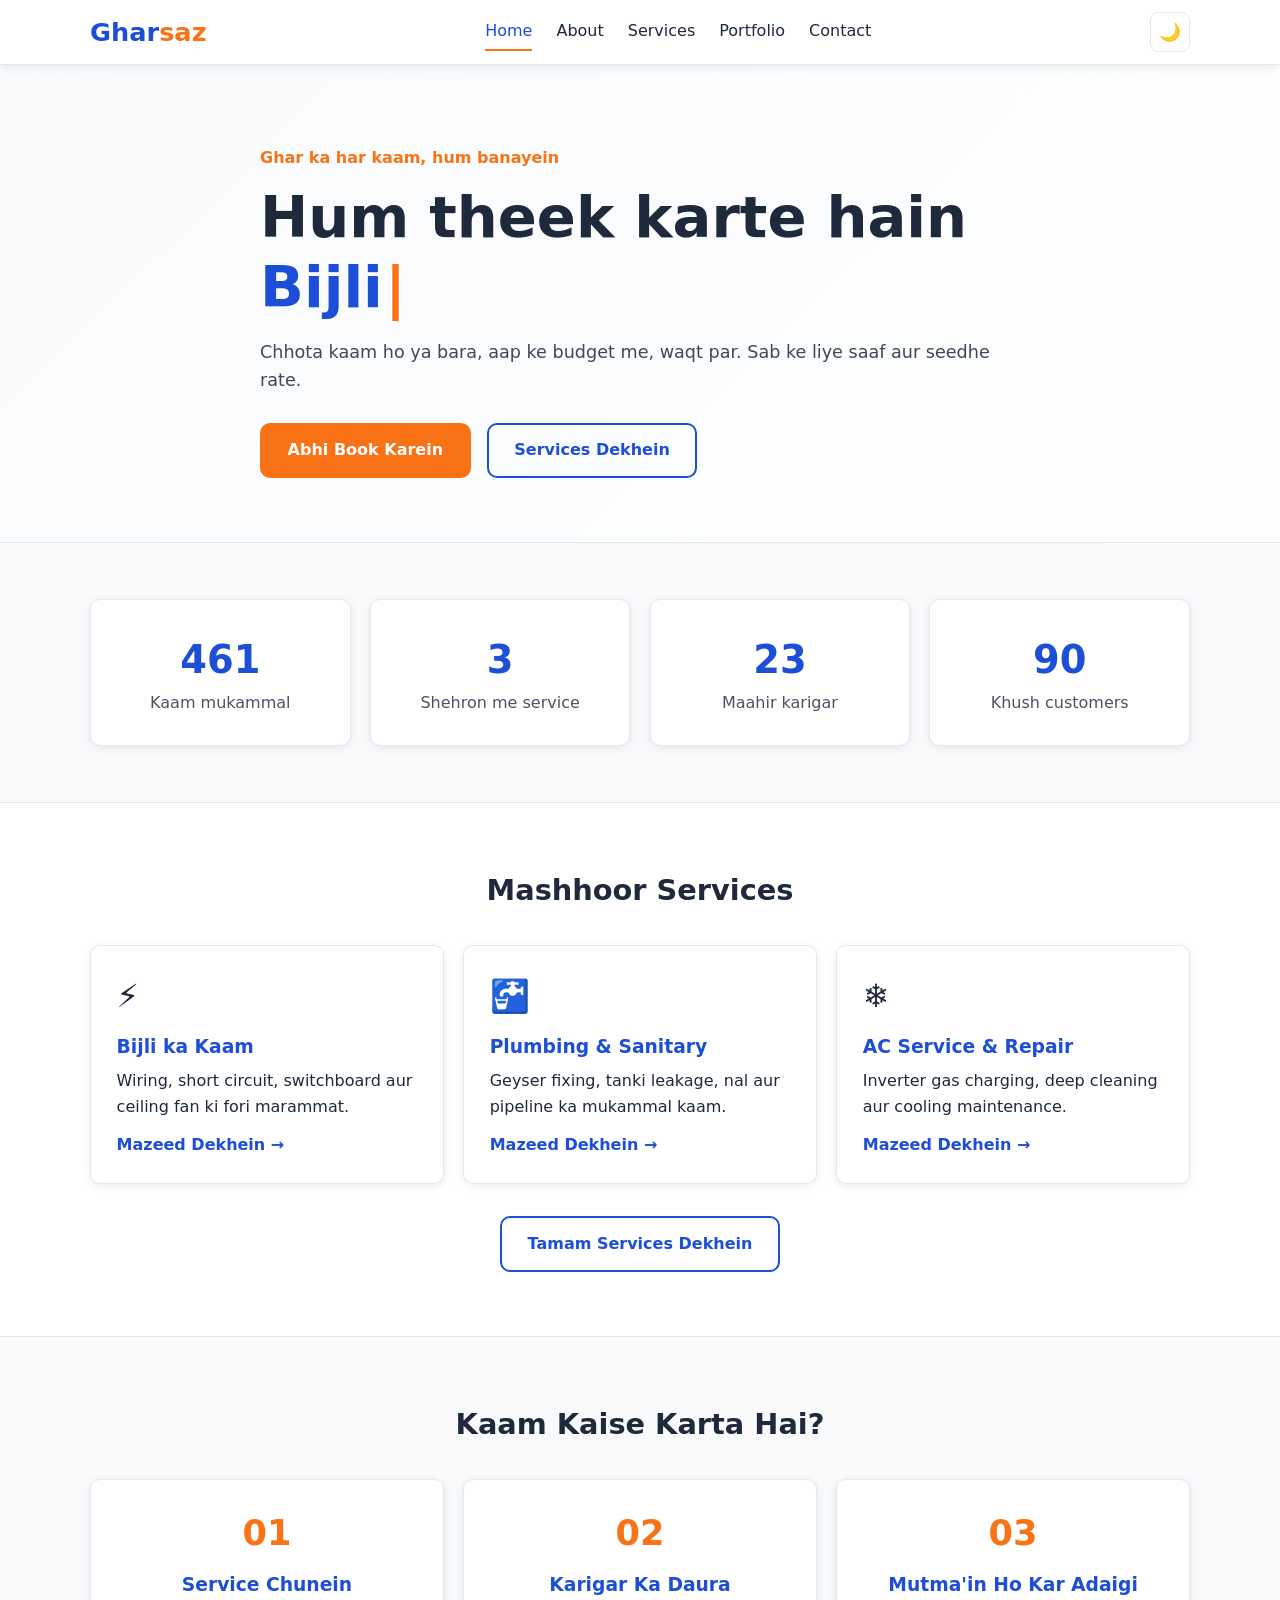
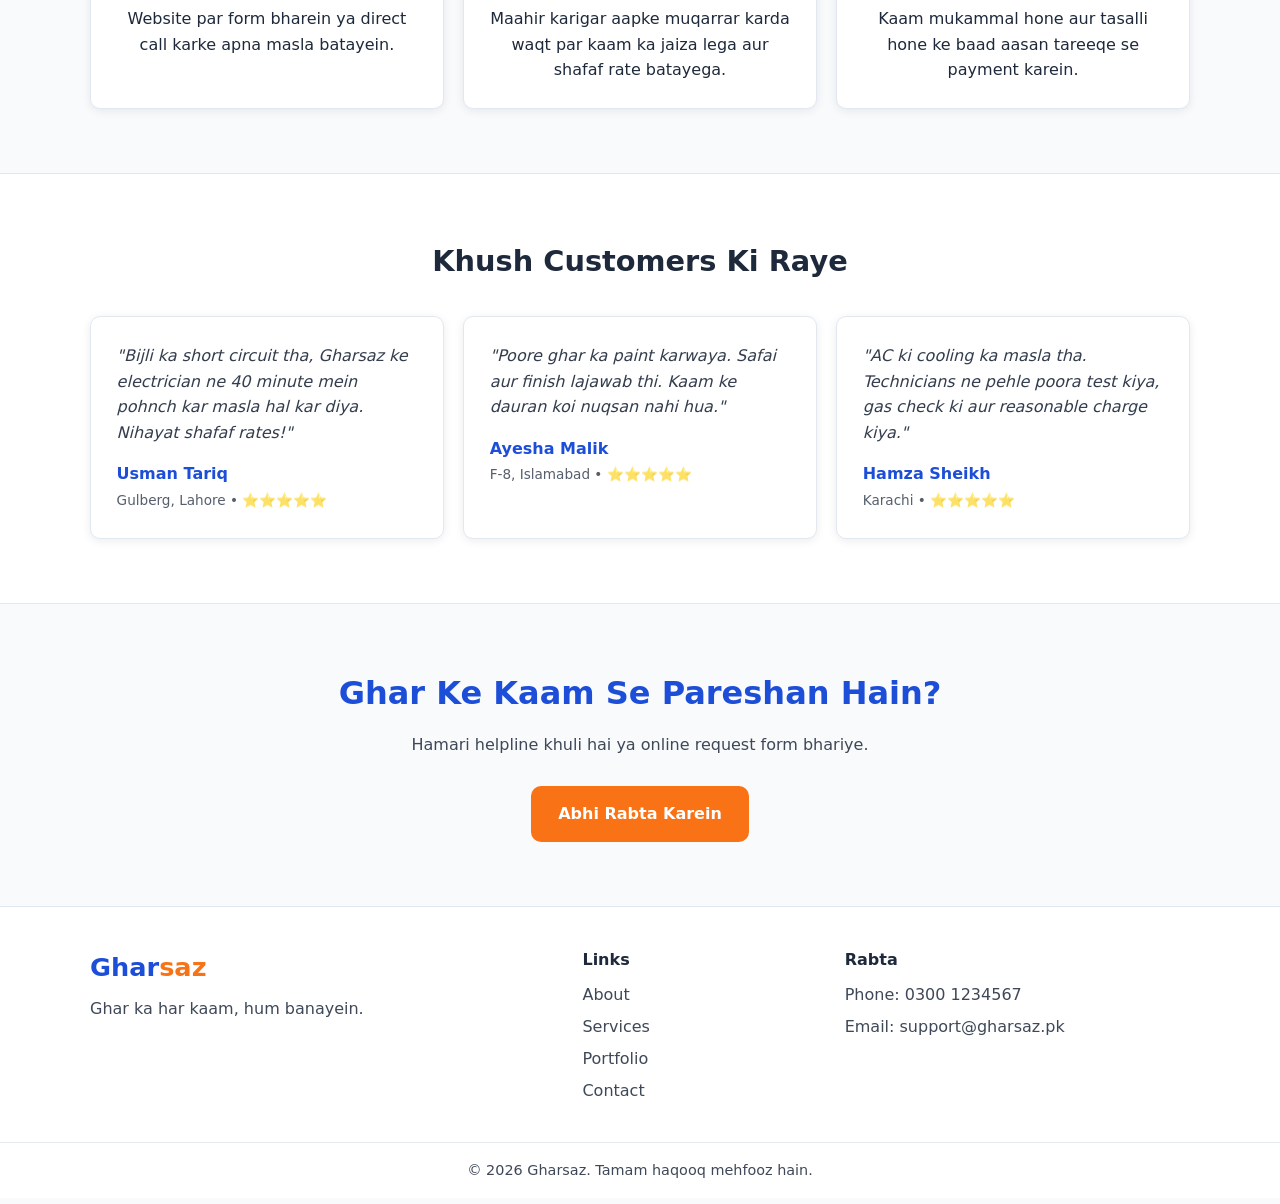
<file: index.html>
<!doctype html>
<html lang="en">
  <head>
    <meta charset="UTF-8" />
    <meta name="viewport" content="width=device-width, initial-scale=1.0" />
    <meta
      name="description"
      content="Gharsaz - Ghar ki har maintenance service ke liye qabil-e-aitimad karigar. Bijli, Plumbing, AC, Paint aur Safai."
    />
    <link
      rel="icon"
      href="data:image/svg+xml,<svg xmlns=%22http://www.w3.org/2000/svg%22 viewBox=%220 0 100 100%22><text y=%22.9em%22 font-size=%2290%22>🏠</text></svg>"
    />
    <title>Gharsaz | Ghar ka har kaam, hum banayein</title>
    <script>
      try {
        const t = localStorage.getItem("theme");
        if (t) document.documentElement.setAttribute("data-theme", t);
      } catch (e) {}
    </script>
    <link rel="stylesheet" href="css/style.css" />
  </head>
  <body>
    <header class="navbar">
      <div class="container nav-inner">
        <a href="index.html" class="logo">Ghar<span>saz</span></a>

        <nav id="nav-menu" class="nav-links">
          <a href="index.html" class="active">Home</a>
          <a href="about.html">About</a>
          <a href="services.html">Services</a>
          <a href="portfolio.html">Portfolio</a>
          <a href="contact.html">Contact</a>
        </nav>

        <div class="nav-actions">
          <button id="theme-toggle" aria-label="Dark mode toggle">🌙</button>
          <button id="menu-toggle" aria-label="Menu" aria-expanded="false">
            ☰
          </button>
        </div>
      </div>
    </header>
    <main>
      <!-- Hero -->
      <section class="hero">
        <div class="container hero-inner">
          <p class="hero-tag">Ghar ka har kaam, hum banayein</p>
          <h1>
            Hum theek karte hain<br />
            <span
              id="typing"
              class="typing"
              data-words='["Bijli","Pani","AC","Safai","Rang o Roghan"]'
            ></span>
          </h1>
          <p class="hero-text">
            Chhota kaam ho ya bara, aap ke budget me, waqt par. Sab ke liye saaf
            aur seedhe rate.
          </p>
          <div class="hero-buttons">
            <a href="contact.html" class="btn btn-accent">Abhi Book Karein</a>
            <a href="services.html" class="btn btn-outline">Services Dekhein</a>
          </div>
        </div>
      </section>

      <!-- Stats -->
      <section class="stats">
        <div class="container stats-grid">
          <div class="stat">
            <span class="stat-number" data-target="500" data-suffix="+">0</span>
            <p>Kaam mukammal</p>
          </div>
          <div class="stat">
            <span class="stat-number" data-target="4">0</span>
            <p>Shehron me service</p>
          </div>
          <div class="stat">
            <span class="stat-number" data-target="25" data-suffix="+">0</span>
            <p>Maahir karigar</p>
          </div>
          <div class="stat">
            <span class="stat-number" data-target="98" data-suffix="%">0</span>
            <p>Khush customers</p>
          </div>
        </div>
      </section>

      <!-- Mashhoor Services Preview -->
      <section class="section section-alt">
        <div class="container">
          <h2 class="section-title">Mashhoor Services</h2>
          <div class="cards-grid">
            <article class="card">
              <div class="card-icon">⚡</div>
              <h3>Bijli ka Kaam</h3>
              <p>
                Wiring, short circuit, switchboard aur ceiling fan ki fori
                marammat.
              </p>
              <a
                href="services.html"
                style="
                  color: var(--primary);
                  font-weight: 600;
                  display: inline-block;
                  margin-top: 0.8rem;
                "
                >Mazeed Dekhein →</a
              >
            </article>

            <article class="card">
              <div class="card-icon">🚰</div>
              <h3>Plumbing & Sanitary</h3>
              <p>
                Geyser fixing, tanki leakage, nal aur pipeline ka mukammal kaam.
              </p>
              <a
                href="services.html"
                style="
                  color: var(--primary);
                  font-weight: 600;
                  display: inline-block;
                  margin-top: 0.8rem;
                "
                >Mazeed Dekhein →</a
              >
            </article>

            <article class="card">
              <div class="card-icon">❄️</div>
              <h3>AC Service & Repair</h3>
              <p>
                Inverter gas charging, deep cleaning aur cooling maintenance.
              </p>
              <a
                href="services.html"
                style="
                  color: var(--primary);
                  font-weight: 600;
                  display: inline-block;
                  margin-top: 0.8rem;
                "
                >Mazeed Dekhein →</a
              >
            </article>
          </div>
          <div style="text-align: center; margin-top: 2rem">
            <a href="services.html" class="btn btn-outline"
              >Tamam Services Dekhein</a
            >
          </div>
        </div>
      </section>

      <!-- Kaam Kaise Karta Hai? (3 Steps) -->
      <section class="section">
        <div class="container">
          <h2 class="section-title">Kaam Kaise Karta Hai?</h2>
          <div class="cards-grid">
            <div class="card" style="text-align: center">
              <div
                style="
                  font-size: 2.2rem;
                  font-weight: 800;
                  color: var(--accent);
                  margin-bottom: 0.5rem;
                "
              >
                01
              </div>
              <h3>Service Chunein</h3>
              <p>
                Website par form bharein ya direct call karke apna masla
                batayein.
              </p>
            </div>

            <div class="card" style="text-align: center">
              <div
                style="
                  font-size: 2.2rem;
                  font-weight: 800;
                  color: var(--accent);
                  margin-bottom: 0.5rem;
                "
              >
                02
              </div>
              <h3>Karigar Ka Daura</h3>
              <p>
                Maahir karigar aapke muqarrar karda waqt par kaam ka jaiza lega
                aur shafaf rate batayega.
              </p>
            </div>

            <div class="card" style="text-align: center">
              <div
                style="
                  font-size: 2.2rem;
                  font-weight: 800;
                  color: var(--accent);
                  margin-bottom: 0.5rem;
                "
              >
                03
              </div>
              <h3>Mutma'in Ho Kar Adaigi</h3>
              <p>
                Kaam mukammal hone aur tasalli hone ke baad aasan tareeqe se
                payment karein.
              </p>
            </div>
          </div>
        </div>
      </section>

      <!-- Khush Customers Ki Raye (Testimonials) -->
      <section class="section section-alt">
        <div class="container">
          <h2 class="section-title">Khush Customers Ki Raye</h2>
          <div class="cards-grid">
            <article class="card">
              <p style="font-style: italic; margin-bottom: 1rem; opacity: 0.9">
                "Bijli ka short circuit tha, Gharsaz ke electrician ne 40 minute
                mein pohnch kar masla hal kar diya. Nihayat shafaf rates!"
              </p>
              <h4 style="color: var(--primary); margin-top: 0.5rem">
                Usman Tariq
              </h4>
              <span style="font-size: 0.85rem; opacity: 0.75"
                >Gulberg, Lahore • ⭐⭐⭐⭐⭐</span
              >
            </article>

            <article class="card">
              <p style="font-style: italic; margin-bottom: 1rem; opacity: 0.9">
                "Poore ghar ka paint karwaya. Safai aur finish lajawab thi. Kaam
                ke dauran koi nuqsan nahi hua."
              </p>
              <h4 style="color: var(--primary); margin-top: 0.5rem">
                Ayesha Malik
              </h4>
              <span style="font-size: 0.85rem; opacity: 0.75"
                >F-8, Islamabad • ⭐⭐⭐⭐⭐</span
              >
            </article>

            <article class="card">
              <p style="font-style: italic; margin-bottom: 1rem; opacity: 0.9">
                "AC ki cooling ka masla tha. Technicians ne pehle poora test
                kiya, gas check ki aur reasonable charge kiya."
              </p>
              <h4 style="color: var(--primary); margin-top: 0.5rem">
                Hamza Sheikh
              </h4>
              <span style="font-size: 0.85rem; opacity: 0.75"
                >Karachi • ⭐⭐⭐⭐⭐</span
              >
            </article>
          </div>
        </div>
      </section>

      <!-- Final Call to Action -->
      <section class="section" style="text-align: center">
        <div class="container">
          <h2
            style="
              font-size: 2rem;
              margin-bottom: 0.8rem;
              color: var(--primary);
            "
          >
            Ghar Ke Kaam Se Pareshan Hain?
          </h2>
          <p style="opacity: 0.85; margin-bottom: 1.8rem">
            Hamari helpline khuli hai ya online request form bhariye.
          </p>
          <a href="contact.html" class="btn btn-accent">Abhi Rabta Karein</a>
        </div>
      </section>
    </main>

    <footer class="footer">
      <div class="container footer-grid">
        <div>
          <a href="index.html" class="logo">Ghar<span>saz</span></a>
          <p class="footer-text">Ghar ka har kaam, hum banayein.</p>
        </div>
        <div>
          <h4>Links</h4>
          <a href="about.html">About</a>
          <a href="services.html">Services</a>
          <a href="portfolio.html">Portfolio</a>
          <a href="contact.html">Contact</a>
        </div>
        <div>
          <h4>Rabta</h4>
          <p>Phone: 0300 1234567</p>
          <p>Email: support@gharsaz.pk</p>
        </div>
      </div>
      <p class="copyright">© 2026 Gharsaz. Tamam haqooq mehfooz hain.</p>
    </footer>
    <button id="scroll-top" aria-label="Upar jaayein">↑</button>
    <script src="js/script.js"></script>
  </body>
</html>
</file>
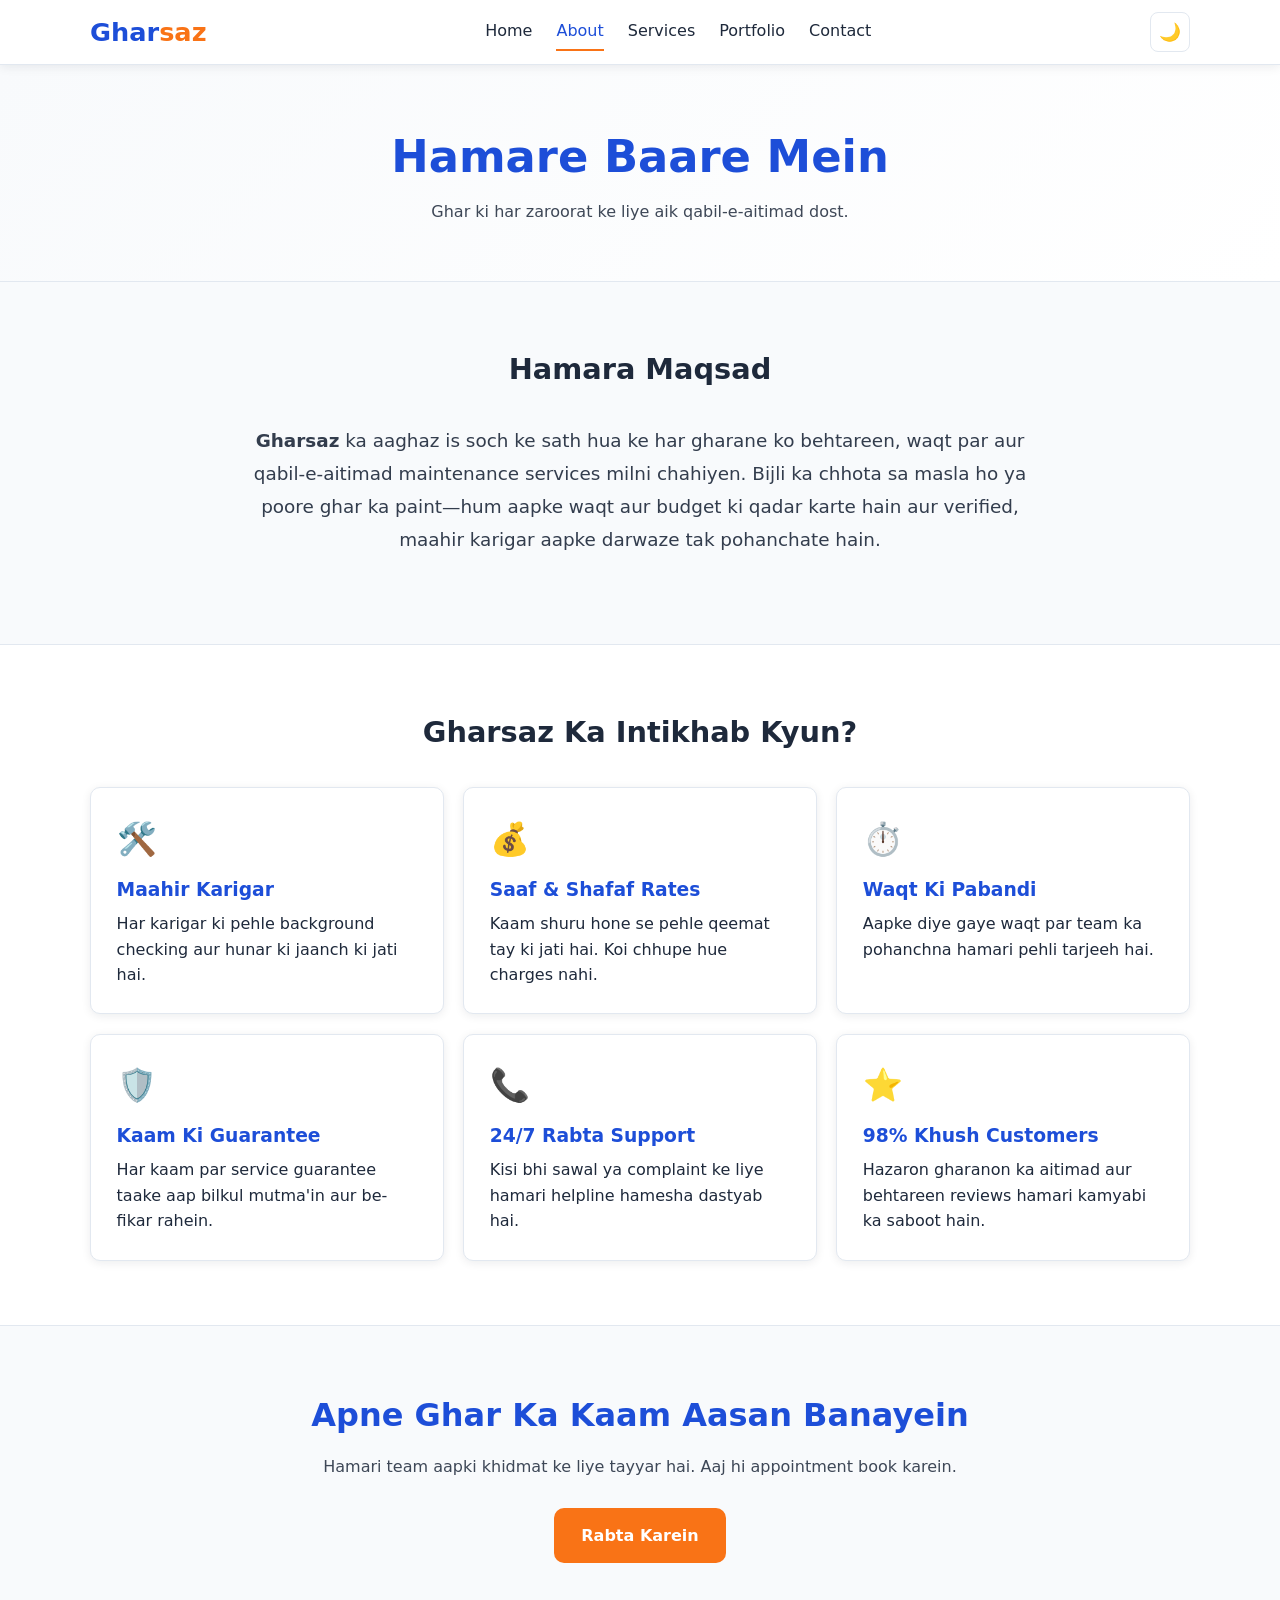
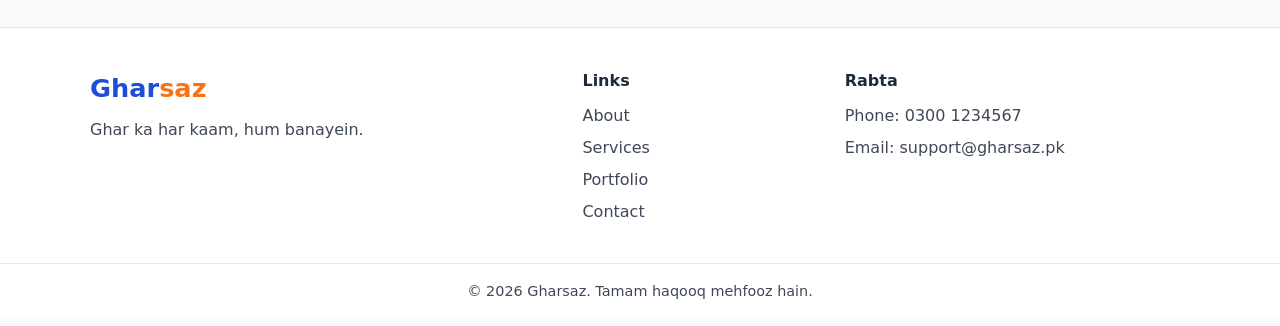
<file: about.html>
<!doctype html>
<html lang="en">
  <head>
    <meta charset="UTF-8" />
    <meta name="viewport" content="width=device-width, initial-scale=1.0" />
    <meta
      name="description"
      content="Gharsaz - Ghar ki har maintenance service ke liye qabil-e-aitimad karigar. Bijli, Plumbing, AC, Paint aur Safai."
    />
    <link
      rel="icon"
      href="data:image/svg+xml,<svg xmlns=%22http://www.w3.org/2000/svg%22 viewBox=%220 0 100 100%22><text y=%22.9em%22 font-size=%2290%22>🏠</text></svg>"
    />
    <title>About Us | Gharsaz</title>
    <script>
      try {
        const t = localStorage.getItem("theme");
        if (t) document.documentElement.setAttribute("data-theme", t);
      } catch (e) {}
    </script>
    <link rel="stylesheet" href="css/style.css" />
  </head>
  <body>
    <!-- Navbar -->
    <header class="navbar">
      <div class="container nav-inner">
        <a href="index.html" class="logo">Ghar<span>saz</span></a>

        <nav id="nav-menu" class="nav-links">
          <a href="index.html">Home</a>
          <a href="about.html" class="active">About</a>
          <a href="services.html">Services</a>
          <a href="portfolio.html">Portfolio</a>
          <a href="contact.html">Contact</a>
        </nav>

        <div class="nav-actions">
          <button id="theme-toggle" aria-label="Dark mode toggle">🌙</button>
          <button id="menu-toggle" aria-label="Menu" aria-expanded="false">
            ☰
          </button>
        </div>
      </div>
    </header>

    <main>
      <!-- Page Header -->
      <section class="page-header">
        <div class="container">
          <h1>Hamare Baare Mein</h1>
          <p>Ghar ki har zaroorat ke liye aik qabil-e-aitimad dost.</p>
        </div>
      </section>

      <!-- Company Story / Mission -->
      <section class="section">
        <div class="container" style="max-width: 800px; text-align: center">
          <h2 class="section-title">Hamara Maqsad</h2>
          <p
            style="
              font-size: 1.15rem;
              opacity: 0.9;
              margin-bottom: 1.5rem;
              line-height: 1.8;
            "
          >
            <strong>Gharsaz</strong> ka aaghaz is soch ke sath hua ke har
            gharane ko behtareen, waqt par aur qabil-e-aitimad maintenance
            services milni chahiyen. Bijli ka chhota sa masla ho ya poore ghar
            ka paint—hum aapke waqt aur budget ki qadar karte hain aur verified,
            maahir karigar aapke darwaze tak pohanchate hain.
          </p>
        </div>
      </section>

      <!-- Why Choose Us / Core Values -->
      <section class="section section-alt">
        <div class="container">
          <h2 class="section-title">Gharsaz Ka Intikhab Kyun?</h2>
          <div class="cards-grid">
            <article class="card">
              <div class="card-icon">🛠️</div>
              <h3>Maahir Karigar</h3>
              <p>
                Har karigar ki pehle background checking aur hunar ki jaanch ki
                jati hai.
              </p>
            </article>

            <article class="card">
              <div class="card-icon">💰</div>
              <h3>Saaf & Shafaf Rates</h3>
              <p>
                Kaam shuru hone se pehle qeemat tay ki jati hai. Koi chhupe hue
                charges nahi.
              </p>
            </article>

            <article class="card">
              <div class="card-icon">⏱️</div>
              <h3>Waqt Ki Pabandi</h3>
              <p>
                Aapke diye gaye waqt par team ka pohanchna hamari pehli tarjeeh
                hai.
              </p>
            </article>

            <article class="card">
              <div class="card-icon">🛡️</div>
              <h3>Kaam Ki Guarantee</h3>
              <p>
                Har kaam par service guarantee taake aap bilkul mutma'in aur
                be-fikar rahein.
              </p>
            </article>

            <article class="card">
              <div class="card-icon">📞</div>
              <h3>24/7 Rabta Support</h3>
              <p>
                Kisi bhi sawal ya complaint ke liye hamari helpline hamesha
                dastyab hai.
              </p>
            </article>

            <article class="card">
              <div class="card-icon">⭐</div>
              <h3>98% Khush Customers</h3>
              <p>
                Hazaron gharanon ka aitimad aur behtareen reviews hamari kamyabi
                ka saboot hain.
              </p>
            </article>
          </div>
        </div>
      </section>

      <!-- CTA Section -->
      <section class="section" style="text-align: center">
        <div class="container">
          <h2
            style="
              font-size: 2rem;
              margin-bottom: 0.8rem;
              color: var(--primary);
            "
          >
            Apne Ghar Ka Kaam Aasan Banayein
          </h2>
          <p style="opacity: 0.85; margin-bottom: 1.8rem">
            Hamari team aapki khidmat ke liye tayyar hai. Aaj hi appointment
            book karein.
          </p>
          <a href="contact.html" class="btn btn-accent">Rabta Karein</a>
        </div>
      </section>
    </main>

    <!-- Footer -->
    <footer class="footer">
      <div class="container footer-grid">
        <div>
          <a href="index.html" class="logo">Ghar<span>saz</span></a>
          <p class="footer-text">Ghar ka har kaam, hum banayein.</p>
        </div>
        <div>
          <h4>Links</h4>
          <a href="about.html">About</a>
          <a href="services.html">Services</a>
          <a href="portfolio.html">Portfolio</a>
          <a href="contact.html">Contact</a>
        </div>
        <div>
          <h4>Rabta</h4>
          <p>Phone: 0300 1234567</p>
          <p>Email: support@gharsaz.pk</p>
        </div>
      </div>
      <p class="copyright">© 2026 Gharsaz. Tamam haqooq mehfooz hain.</p>
    </footer>

    <button id="scroll-top" aria-label="Upar jaayein">↑</button>
    <script src="js/script.js"></script>
  </body>
</html>
</file>
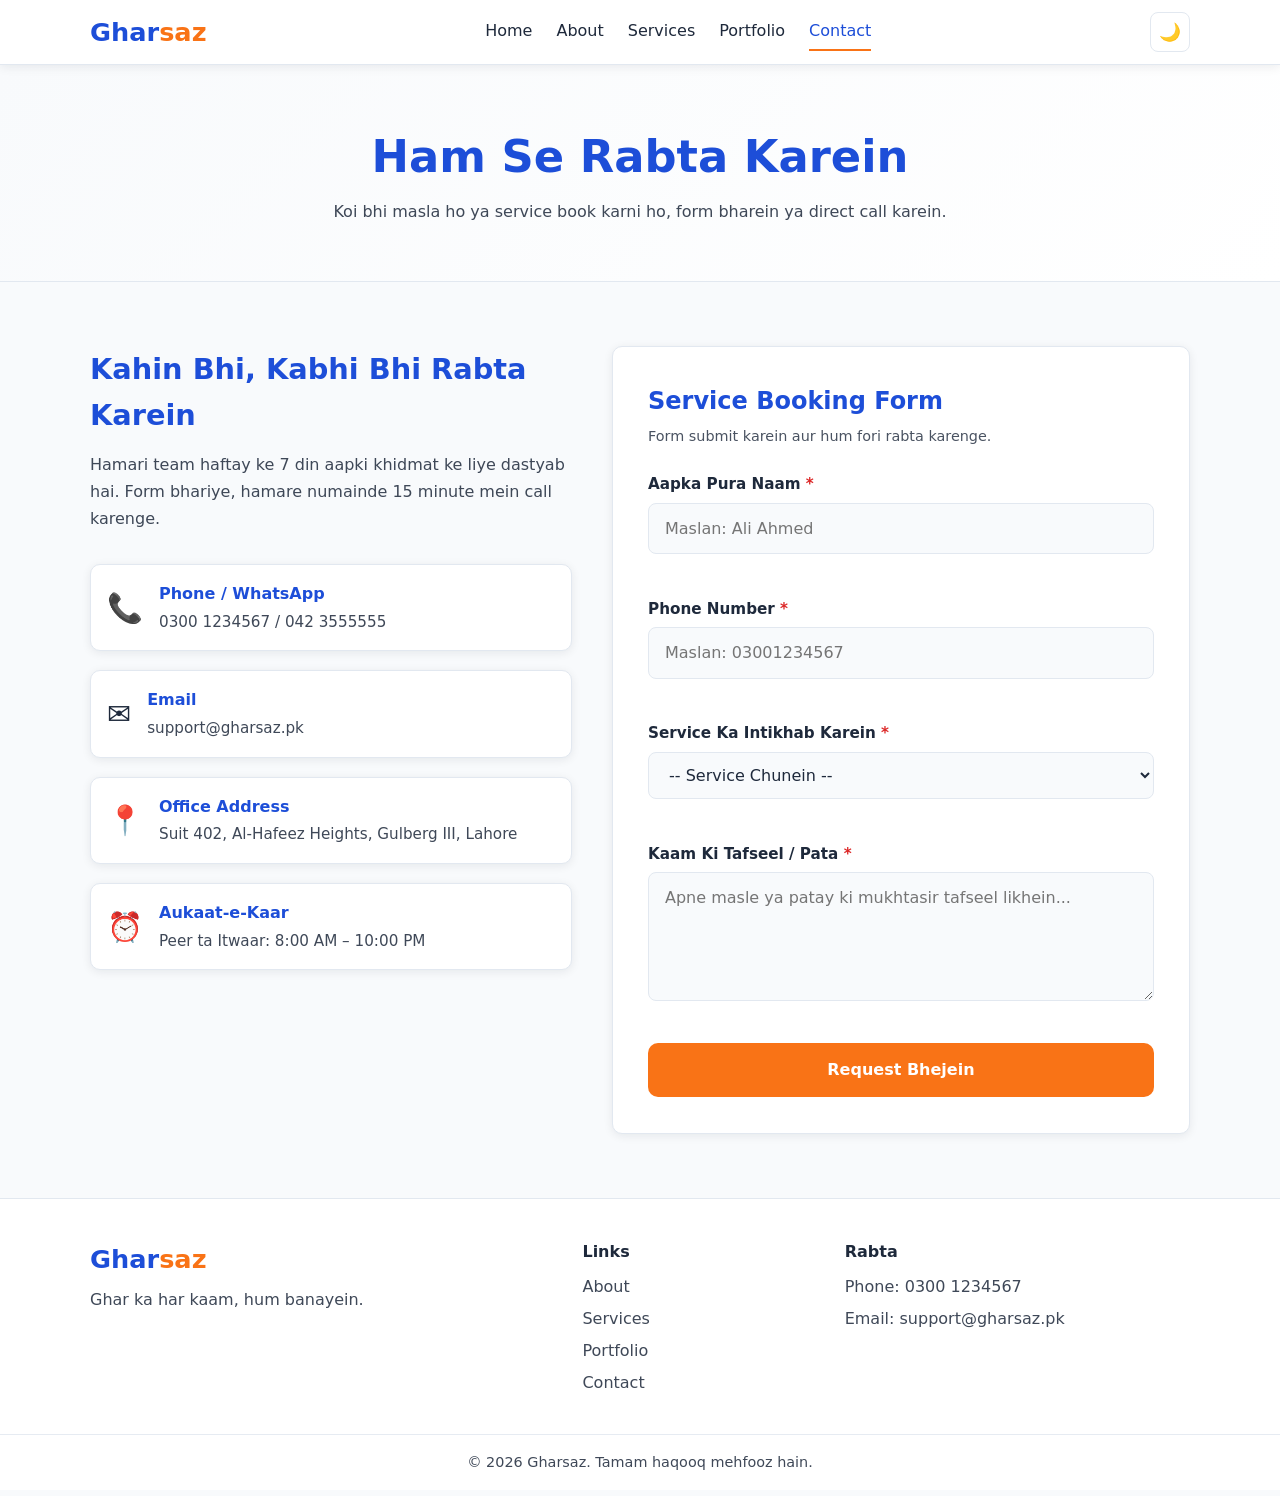
<file: contact.html>
<!doctype html>
<html lang="en">
  <head>
    <meta charset="UTF-8" />
    <meta name="viewport" content="width=device-width, initial-scale=1.0" />
    <meta
      name="description"
      content="Gharsaz - Ghar ki har maintenance service ke liye qabil-e-aitimad karigar. Bijli, Plumbing, AC, Paint aur Safai."
    />
    <link
      rel="icon"
      href="data:image/svg+xml,<svg xmlns=%22http://www.w3.org/2000/svg%22 viewBox=%220 0 100 100%22><text y=%22.9em%22 font-size=%2290%22>🏠</text></svg>"
    />
    <title>Contact Us | Gharsaz</title>
    <script>
      try {
        const t = localStorage.getItem("theme");
        if (t) document.documentElement.setAttribute("data-theme", t);
      } catch (e) {}
    </script>
    <link rel="stylesheet" href="css/style.css" />
  </head>
  <body>
    <!-- Navbar -->
    <header class="navbar">
      <div class="container nav-inner">
        <a href="index.html" class="logo">Ghar<span>saz</span></a>

        <nav id="nav-menu" class="nav-links">
          <a href="index.html">Home</a>
          <a href="about.html">About</a>
          <a href="services.html">Services</a>
          <a href="portfolio.html">Portfolio</a>
          <a href="contact.html" class="active">Contact</a>
        </nav>

        <div class="nav-actions">
          <button id="theme-toggle" aria-label="Dark mode toggle">🌙</button>
          <button id="menu-toggle" aria-label="Menu" aria-expanded="false">
            ☰
          </button>
        </div>
      </div>
    </header>

    <main>
      <!-- Page Header -->
      <section class="page-header">
        <div class="container">
          <h1>Ham Se Rabta Karein</h1>
          <p>
            Koi bhi masla ho ya service book karni ho, form bharein ya direct
            call karein.
          </p>
        </div>
      </section>

      <!-- Contact Section -->
      <section class="section">
        <div class="container contact-grid">
          <!-- Left: Contact Details -->
          <div class="contact-info">
            <h2>Kahin Bhi, Kabhi Bhi Rabta Karein</h2>
            <p class="contact-intro">
              Hamari team haftay ke 7 din aapki khidmat ke liye dastyab hai.
              Form bhariye, hamare numainde 15 minute mein call karenge.
            </p>

            <div class="info-items">
              <div class="info-item">
                <span class="info-icon">📞</span>
                <div>
                  <h4>Phone / WhatsApp</h4>
                  <p>0300 1234567 / 042 3555555</p>
                </div>
              </div>

              <div class="info-item">
                <span class="info-icon">✉️</span>
                <div>
                  <h4>Email</h4>
                  <p>support@gharsaz.pk</p>
                </div>
              </div>

              <div class="info-item">
                <span class="info-icon">📍</span>
                <div>
                  <h4>Office Address</h4>
                  <p>Suit 402, Al-Hafeez Heights, Gulberg III, Lahore</p>
                </div>
              </div>

              <div class="info-item">
                <span class="info-icon">⏰</span>
                <div>
                  <h4>Aukaat-e-Kaar</h4>
                  <p>Peer ta Itwaar: 8:00 AM – 10:00 PM</p>
                </div>
              </div>
            </div>
          </div>

          <!-- Right: Contact Form -->
          <div class="contact-card">
            <h3>Service Booking Form</h3>
            <p class="form-subtitle">
              Form submit karein aur hum fori rabta karenge.
            </p>

            <form id="contact-form" novalidate>
              <!-- Success Banner -->
              <div
                id="form-success"
                class="form-alert success"
                style="display: none"
              >
                ✅ Shukriya! Aapka message daryaft ho gaya hai. Hamari team
                foran rabta karegi.
              </div>

              <!-- Full Name Field -->
              <div class="form-group">
                <label for="name"
                  >Aapka Pura Naam <span class="req">*</span></label
                >
                <input
                  type="text"
                  id="name"
                  name="name"
                  placeholder="Maslan: Ali Ahmed"
                />
                <span class="error-msg" id="name-error"></span>
              </div>

              <!-- Phone Field -->
              <div class="form-group">
                <label for="phone"
                  >Phone Number <span class="req">*</span></label
                >
                <input
                  type="tel"
                  id="phone"
                  name="phone"
                  placeholder="Maslan: 03001234567"
                />
                <span class="error-msg" id="phone-error"></span>
              </div>

              <!-- Service Type Field -->
              <div class="form-group">
                <label for="service"
                  >Service Ka Intikhab Karein <span class="req">*</span></label
                >
                <select id="service" name="service">
                  <option value="">-- Service Chunein --</option>
                  <option value="bijli">Bijli ka Kaam (Electrician)</option>
                  <option value="plumbing">Plumbing (Nal, Tanki, Pipe)</option>
                  <option value="ac">AC Repair & Service</option>
                  <option value="safai">Deep Cleaning (Safai)</option>
                  <option value="paint">Rang o Roghan (Paint)</option>
                  <option value="carpenter">Carpenter (Woodwork)</option>
                </select>
                <span class="error-msg" id="service-error"></span>
              </div>

              <!-- Message Field -->
              <div class="form-group">
                <label for="message"
                  >Kaam Ki Tafseel / Pata <span class="req">*</span></label
                >
                <textarea
                  id="message"
                  name="message"
                  rows="4"
                  placeholder="Apne masle ya patay ki mukhtasir tafseel likhein..."
                ></textarea>
                <span class="error-msg" id="message-error"></span>
              </div>

              <!-- Submit Button -->
              <button type="submit" class="btn btn-accent form-btn">
                Request Bhejein
              </button>
            </form>
          </div>
        </div>
      </section>
    </main>

    <!-- Footer -->
    <footer class="footer">
      <div class="container footer-grid">
        <div>
          <a href="index.html" class="logo">Ghar<span>saz</span></a>
          <p class="footer-text">Ghar ka har kaam, hum banayein.</p>
        </div>
        <div>
          <h4>Links</h4>
          <a href="about.html">About</a>
          <a href="services.html">Services</a>
          <a href="portfolio.html">Portfolio</a>
          <a href="contact.html">Contact</a>
        </div>
        <div>
          <h4>Rabta</h4>
          <p>Phone: 0300 1234567</p>
          <p>Email: support@gharsaz.pk</p>
        </div>
      </div>
      <p class="copyright">© 2026 Gharsaz. Tamam haqooq mehfooz hain.</p>
    </footer>

    <button id="scroll-top" aria-label="Upar jaayein">↑</button>
    <script src="js/script.js"></script>
  </body>
</html>
</file>
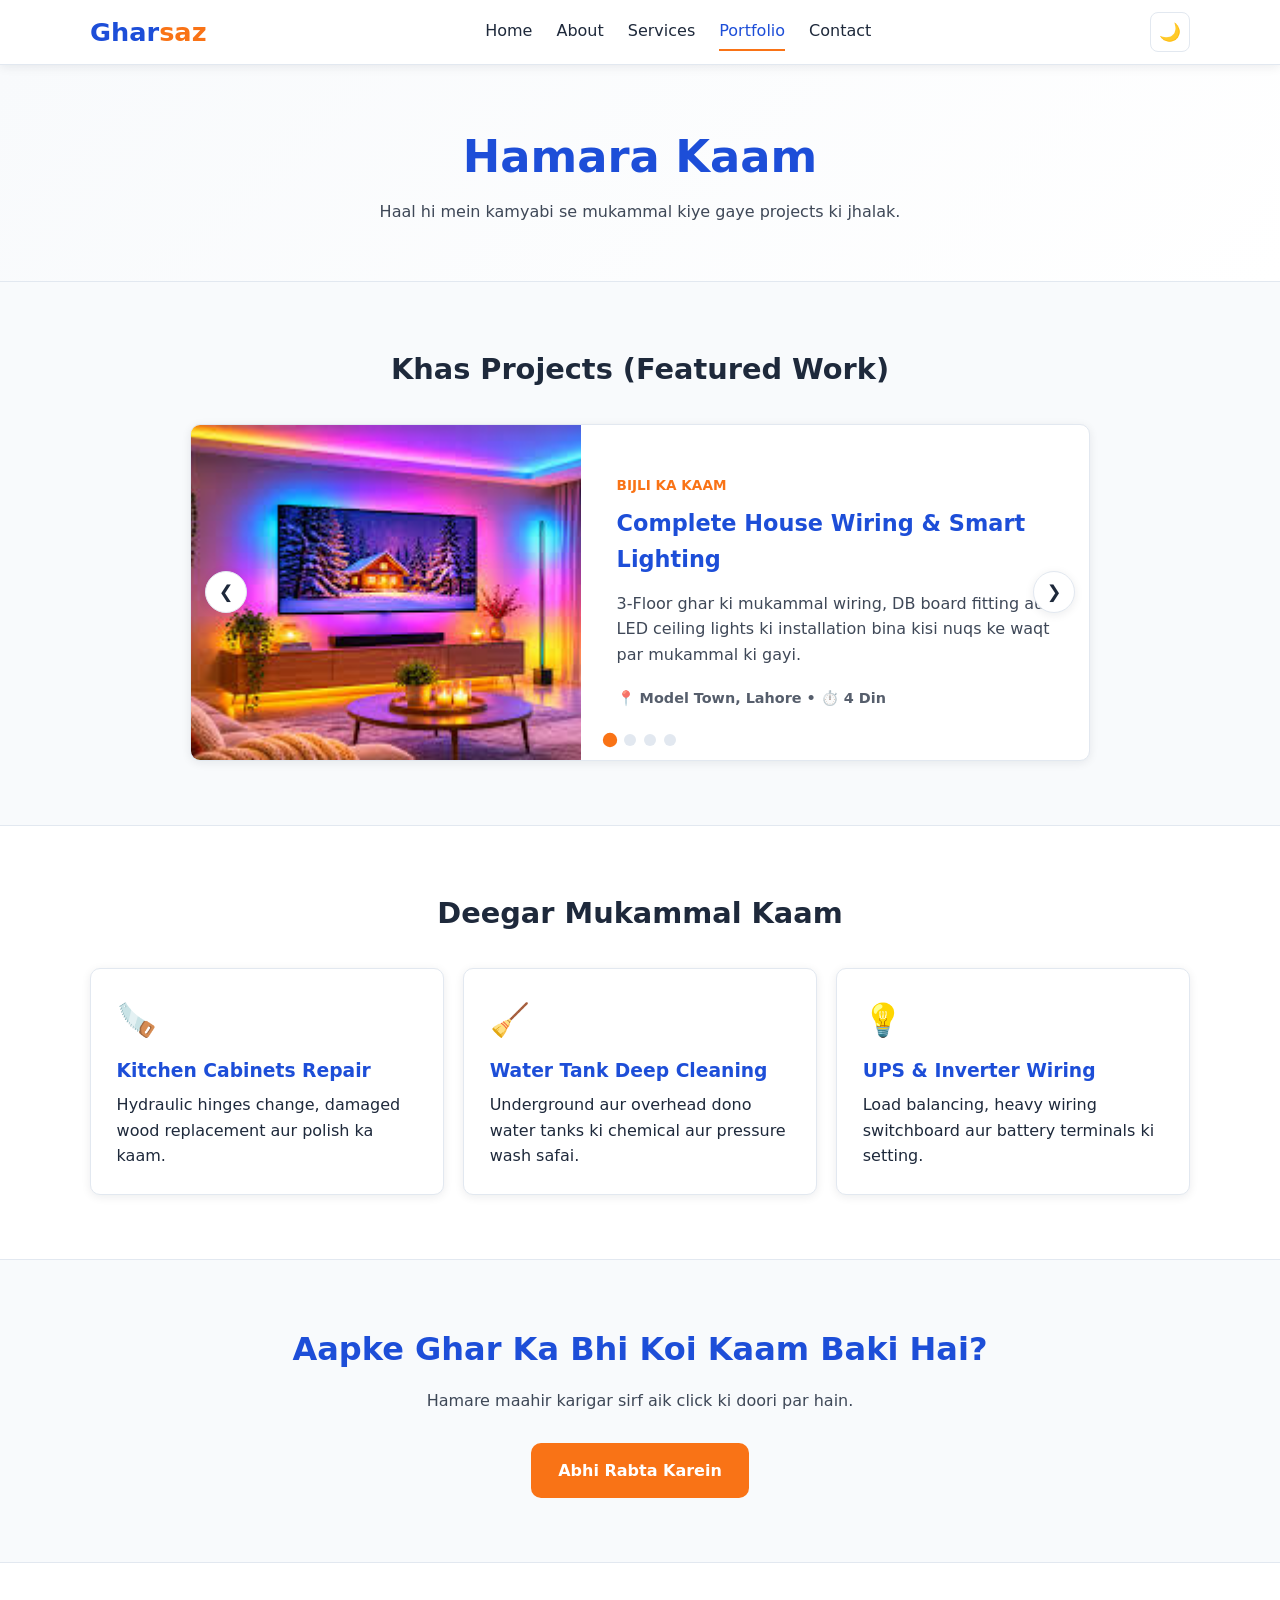
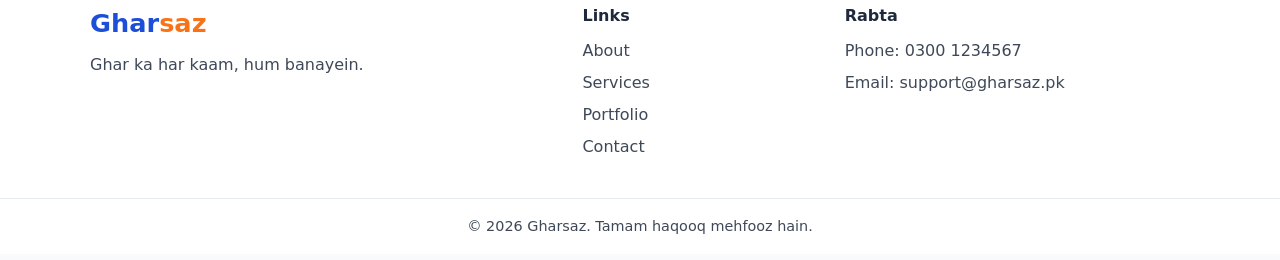
<file: portfolio.html>
<!doctype html>
<html lang="en">
  <head>
    <meta charset="UTF-8" />
    <meta name="viewport" content="width=device-width, initial-scale=1.0" />
    <meta
      name="description"
      content="Gharsaz - Ghar ki har maintenance service ke liye qabil-e-aitimad karigar. Bijli, Plumbing, AC, Paint aur Safai."
    />
    <link
      rel="icon"
      href="data:image/svg+xml,<svg xmlns=%22http://www.w3.org/2000/svg%22 viewBox=%220 0 100 100%22><text y=%22.9em%22 font-size=%2290%22>🏠</text></svg>"
    />
    <title>Portfolio | Gharsaz</title>
    <script>
      try {
        const t = localStorage.getItem("theme");
        if (t) document.documentElement.setAttribute("data-theme", t);
      } catch (e) {}
    </script>
    <link rel="stylesheet" href="css/style.css" />
  </head>
  <body>
    <!-- Navbar -->
    <header class="navbar">
      <div class="container nav-inner">
        <a href="index.html" class="logo">Ghar<span>saz</span></a>

        <nav id="nav-menu" class="nav-links">
          <a href="index.html">Home</a>
          <a href="about.html">About</a>
          <a href="services.html">Services</a>
          <a href="portfolio.html" class="active">Portfolio</a>
          <a href="contact.html">Contact</a>
        </nav>

        <div class="nav-actions">
          <button id="theme-toggle" aria-label="Dark mode toggle">🌙</button>
          <button id="menu-toggle" aria-label="Menu" aria-expanded="false">
            ☰
          </button>
        </div>
      </div>
    </header>

    <main>
      <!-- Page Header -->
      <section class="page-header">
        <div class="container">
          <h1>Hamara Kaam</h1>
          <p>Haal hi mein kamyabi se mukammal kiye gaye projects ki jhalak.</p>
        </div>
      </section>

      <!-- Featured Project Slider Section -->
      <section class="section">
        <div class="container">
          <h2 class="section-title">Khas Projects (Featured Work)</h2>

          <div class="slider-wrapper">
            <div class="slider" id="portfolio-slider">
              <!-- Slide 1: Bijli -->
              <div class="slide active">
                <div class="slide-visual">
                  <img src="images/portfolio/bijli.png" alt="Bijli ka Kaam" />
                </div>
                <div class="slide-content">
                  <span class="slide-tag">Bijli ka Kaam</span>
                  <h3>Complete House Wiring & Smart Lighting</h3>
                  <p>
                    3-Floor ghar ki mukammal wiring, DB board fitting aur LED
                    ceiling lights ki installation bina kisi nuqs ke waqt par
                    mukammal ki gayi.
                  </p>
                  <span class="slide-meta"
                    >📍 Model Town, Lahore • ⏱️ 4 Din</span
                  >
                </div>
              </div>

              <!-- Slide 2: Plumbing / Geyser -->
              <div class="slide">
                <div class="slide-visual">
                  <img
                    src="images/portfolio/Geyser.png"
                    alt="Geyser Setup and Plumbing"
                  />
                </div>
                <div class="slide-content">
                  <span class="slide-tag">Plumbing</span>
                  <h3>Geyser Setup & Sanitary Overhaul</h3>
                  <p>
                    Bathroom sanitary fittings, solar geyser pipeline fixing aur
                    water pump motor installation ka mukammal kaam leakage test
                    ke sath kiya gaya.
                  </p>
                  <span class="slide-meta">📍 F-10, Islamabad • ⏱️ 2 Din</span>
                </div>
              </div>

              <!-- Slide 3: Rang o Roghan -->
              <div class="slide">
                <div class="slide-visual">
                  <img src="images/portfolio/rang.png" alt="Rang o Roghan" />
                </div>
                <div class="slide-content">
                  <span class="slide-tag">Rang o Roghan</span>
                  <h3>Interior Wall Paint & Weather Sheet</h3>
                  <p>
                    Interior rooms mein premium washable plastic emulsion aur
                    exterior walls par weather protection paint ka shandar kaam.
                  </p>
                  <span class="slide-meta"
                    >📍 Gulshan-e-Iqbal, Karachi • ⏱️ 6 Din</span
                  >
                </div>
              </div>

              <!-- Slide 4: AC Service -->
              <div class="slide">
                <div class="slide-visual">
                  <img
                    src="images/portfolio/ac.png"
                    alt="AC Repair and Service"
                  />
                </div>
                <div class="slide-content">
                  <span class="slide-tag">AC Service</span>
                  <h3>Inverter AC Deep Cleaning & Gas Refill</h3>
                  <p>
                    5 Inverter units ki indoor aur outdoor pressure wash deep
                    cleaning, gas pressure balance aur wiring check-up.
                  </p>
                  <span class="slide-meta"
                    >📍 Bahria Town, Rawalpindi • ⏱️ 1 Din</span
                  >
                </div>
              </div>
            </div>

            <!-- Slider Controls -->
            <button
              class="slider-btn prev"
              id="slider-prev"
              aria-label="Pichli slide"
            >
              ❮
            </button>
            <button
              class="slider-btn next"
              id="slider-next"
              aria-label="Agli slide"
            >
              ❯
            </button>

            <!-- Slider Dots -->
            <div class="slider-dots" id="slider-dots"></div>
          </div>
        </div>
      </section>

      <!-- Projects Grid -->
      <section class="section section-alt">
        <div class="container">
          <h2 class="section-title">Deegar Mukammal Kaam</h2>
          <div class="cards-grid">
            <article class="card">
              <div class="card-icon">🪚</div>
              <h3>Kitchen Cabinets Repair</h3>
              <p>
                Hydraulic hinges change, damaged wood replacement aur polish ka
                kaam.
              </p>
            </article>

            <article class="card">
              <div class="card-icon">🧹</div>
              <h3>Water Tank Deep Cleaning</h3>
              <p>
                Underground aur overhead dono water tanks ki chemical aur
                pressure wash safai.
              </p>
            </article>

            <article class="card">
              <div class="card-icon">💡</div>
              <h3>UPS & Inverter Wiring</h3>
              <p>
                Load balancing, heavy wiring switchboard aur battery terminals
                ki setting.
              </p>
            </article>
          </div>
        </div>
      </section>

      <!-- CTA -->
      <section class="section" style="text-align: center">
        <div class="container">
          <h2
            style="
              font-size: 2rem;
              margin-bottom: 0.8rem;
              color: var(--primary);
            "
          >
            Aapke Ghar Ka Bhi Koi Kaam Baki Hai?
          </h2>
          <p style="opacity: 0.85; margin-bottom: 1.8rem">
            Hamare maahir karigar sirf aik click ki doori par hain.
          </p>
          <a href="contact.html" class="btn btn-accent">Abhi Rabta Karein</a>
        </div>
      </section>
    </main>

    <!-- Footer -->
    <footer class="footer">
      <div class="container footer-grid">
        <div>
          <a href="index.html" class="logo">Ghar<span>saz</span></a>
          <p class="footer-text">Ghar ka har kaam, hum banayein.</p>
        </div>
        <div>
          <h4>Links</h4>
          <a href="about.html">About</a>
          <a href="services.html">Services</a>
          <a href="portfolio.html">Portfolio</a>
          <a href="contact.html">Contact</a>
        </div>
        <div>
          <h4>Rabta</h4>
          <p>Phone: 0300 1234567</p>
          <p>Email: support@gharsaz.pk</p>
        </div>
      </div>
      <p class="copyright">© 2026 Gharsaz. Tamam haqooq mehfooz hain.</p>
    </footer>

    <button id="scroll-top" aria-label="Upar jaayein">↑</button>
    <script src="js/script.js"></script>
  </body>
</html>
</file>
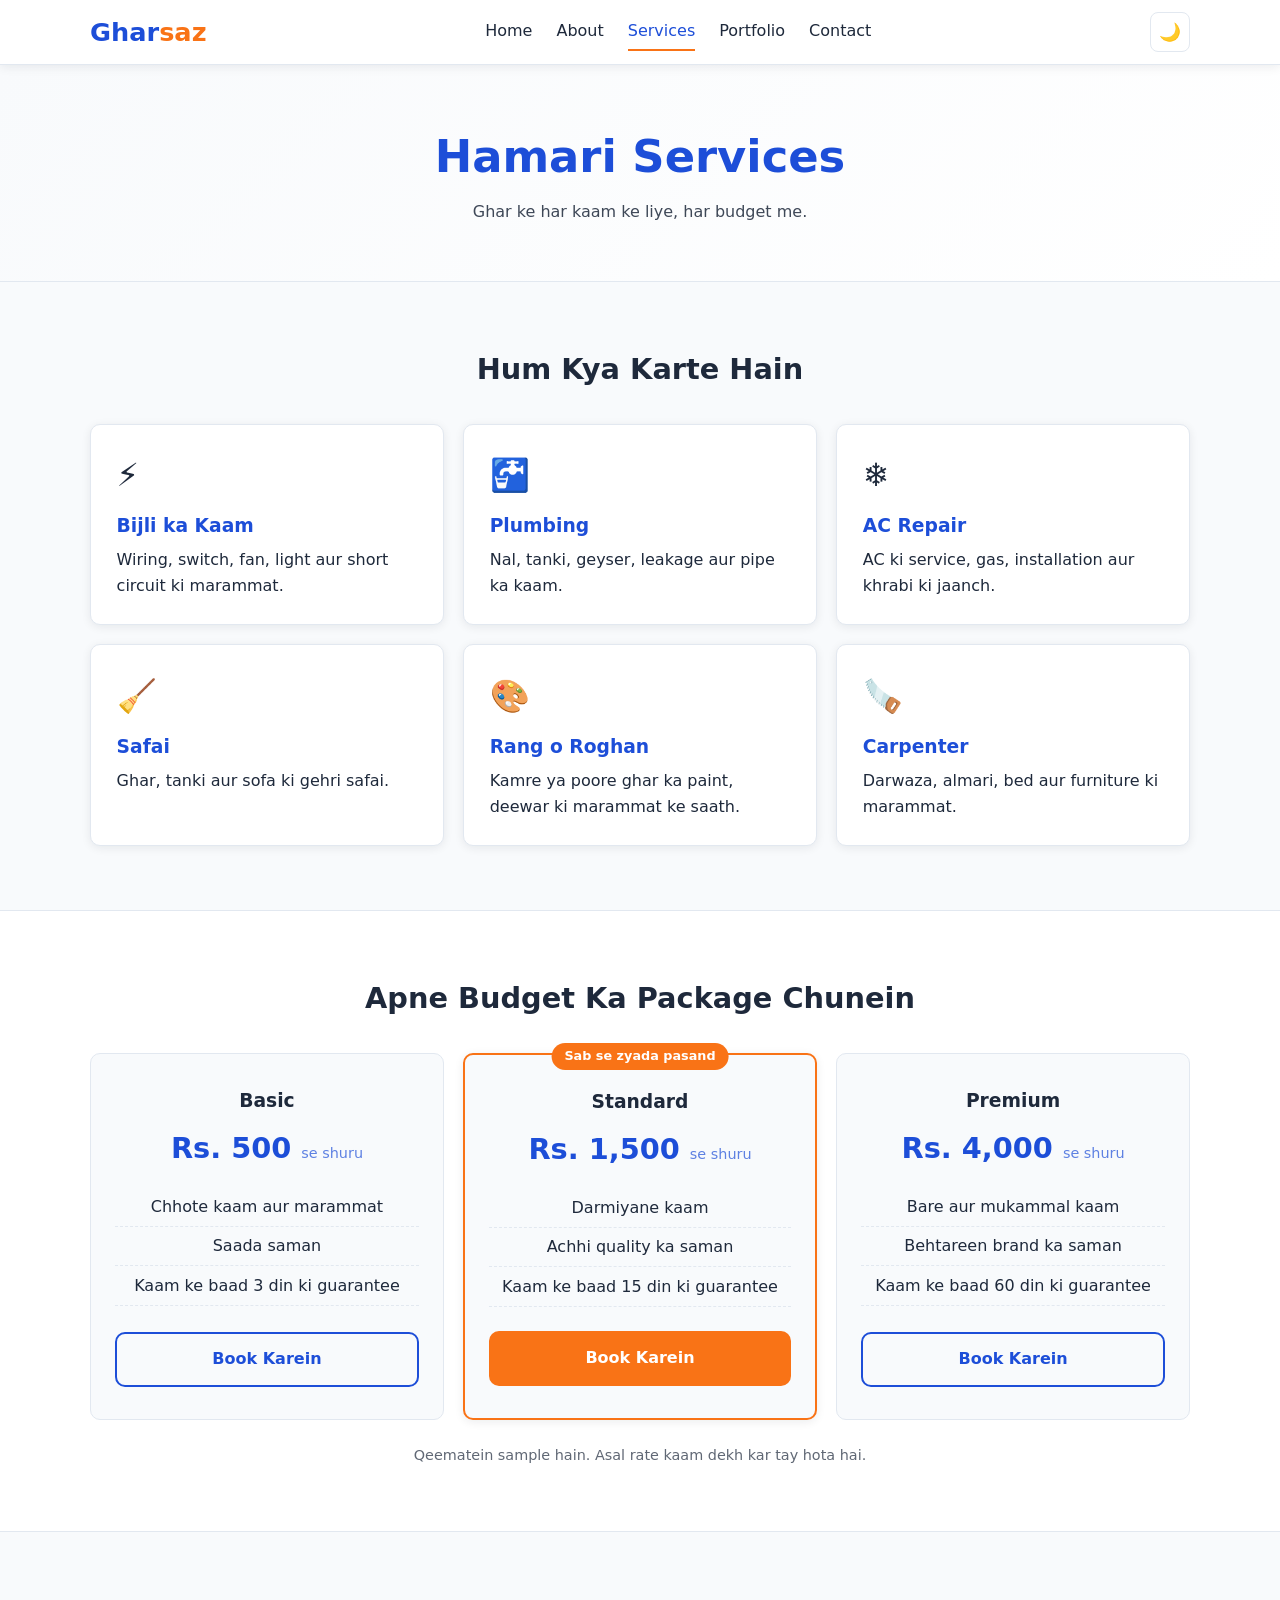
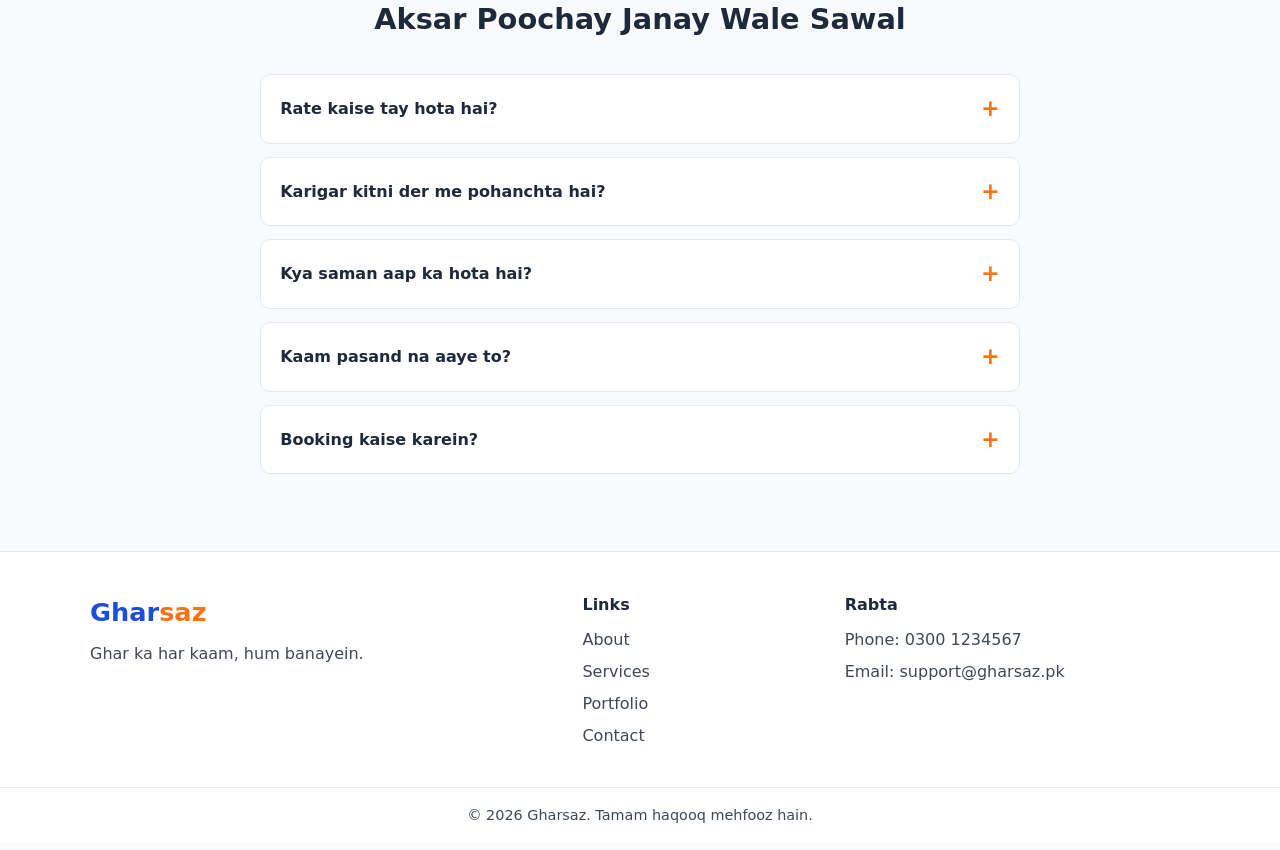
<file: services.html>
<!doctype html>
<html lang="en">
  <head>
    <meta charset="UTF-8" />
    <meta name="viewport" content="width=device-width, initial-scale=1.0" />
    <meta
      name="description"
      content="Gharsaz - Ghar ki har maintenance service ke liye qabil-e-aitimad karigar. Bijli, Plumbing, AC, Paint aur Safai."
    />
    <link
      rel="icon"
      href="data:image/svg+xml,<svg xmlns=%22http://www.w3.org/2000/svg%22 viewBox=%220 0 100 100%22><text y=%22.9em%22 font-size=%2290%22>🏠</text></svg>"
    />
    <title>Services | Gharsaz</title>
    <script>
      try {
        const t = localStorage.getItem("theme");
        if (t) document.documentElement.setAttribute("data-theme", t);
      } catch (e) {}
    </script>
    <link rel="stylesheet" href="css/style.css" />
  </head>
  <body>
    <header class="navbar">
      <div class="container nav-inner">
        <a href="index.html" class="logo">Ghar<span>saz</span></a>

        <nav id="nav-menu" class="nav-links">
          <a href="index.html">Home</a>
          <a href="about.html">About</a>
          <a href="services.html" class="active">Services</a>
          <a href="portfolio.html">Portfolio</a>
          <a href="contact.html">Contact</a>
        </nav>

        <div class="nav-actions">
          <button id="theme-toggle" aria-label="Dark mode toggle">🌙</button>
          <button id="menu-toggle" aria-label="Menu" aria-expanded="false">
            ☰
          </button>
        </div>
      </div>
    </header>

    <main>
      <!-- Page header -->
      <section class="page-header">
        <div class="container">
          <h1>Hamari Services</h1>
          <p>Ghar ke har kaam ke liye, har budget me.</p>
        </div>
      </section>

      <!-- Service cards -->
      <section class="section">
        <div class="container">
          <h2 class="section-title">Hum Kya Karte Hain</h2>
          <div class="cards-grid">
            <article class="card">
              <div class="card-icon">⚡</div>
              <h3>Bijli ka Kaam</h3>
              <p>Wiring, switch, fan, light aur short circuit ki marammat.</p>
            </article>
            <article class="card">
              <div class="card-icon">🚰</div>
              <h3>Plumbing</h3>
              <p>Nal, tanki, geyser, leakage aur pipe ka kaam.</p>
            </article>
            <article class="card">
              <div class="card-icon">❄️</div>
              <h3>AC Repair</h3>
              <p>AC ki service, gas, installation aur khrabi ki jaanch.</p>
            </article>
            <article class="card">
              <div class="card-icon">🧹</div>
              <h3>Safai</h3>
              <p>Ghar, tanki aur sofa ki gehri safai.</p>
            </article>
            <article class="card">
              <div class="card-icon">🎨</div>
              <h3>Rang o Roghan</h3>
              <p>Kamre ya poore ghar ka paint, deewar ki marammat ke saath.</p>
            </article>
            <article class="card">
              <div class="card-icon">🪚</div>
              <h3>Carpenter</h3>
              <p>Darwaza, almari, bed aur furniture ki marammat.</p>
            </article>
          </div>
        </div>
      </section>

      <!-- Pricing -->
      <section class="section section-alt">
        <div class="container">
          <h2 class="section-title">Apne Budget Ka Package Chunein</h2>
          <div class="pricing-grid">
            <div class="price-card">
              <h3>Basic</h3>
              <p class="price">Rs. 500 <span>se shuru</span></p>
              <ul>
                <li>Chhote kaam aur marammat</li>
                <li>Saada saman</li>
                <li>Kaam ke baad 3 din ki guarantee</li>
              </ul>
              <a href="contact.html" class="btn btn-outline">Book Karein</a>
            </div>

            <div class="price-card featured">
              <span class="badge">Sab se zyada pasand</span>
              <h3>Standard</h3>
              <p class="price">Rs. 1,500 <span>se shuru</span></p>
              <ul>
                <li>Darmiyane kaam</li>
                <li>Achhi quality ka saman</li>
                <li>Kaam ke baad 15 din ki guarantee</li>
              </ul>
              <a href="contact.html" class="btn btn-accent">Book Karein</a>
            </div>

            <div class="price-card">
              <h3>Premium</h3>
              <p class="price">Rs. 4,000 <span>se shuru</span></p>
              <ul>
                <li>Bare aur mukammal kaam</li>
                <li>Behtareen brand ka saman</li>
                <li>Kaam ke baad 60 din ki guarantee</li>
              </ul>
              <a href="contact.html" class="btn btn-outline">Book Karein</a>
            </div>
          </div>
          <p class="note">
            Qeematein sample hain. Asal rate kaam dekh kar tay hota hai.
          </p>
        </div>
      </section>

      <!-- FAQ -->
      <section class="section">
        <div class="container faq-wrap">
          <h2 class="section-title">Aksar Poochay Janay Wale Sawal</h2>

          <div class="faq-item">
            <button class="faq-question" aria-expanded="false">
              Rate kaise tay hota hai?
              <span class="faq-icon">+</span>
            </button>
            <div class="faq-answer">
              <p>
                Pehle hum kaam dekhte hain, phir saaf rate batate hain. Kaam
                shuru hone se pehle rate tay ho jata hai.
              </p>
            </div>
          </div>

          <div class="faq-item">
            <button class="faq-question" aria-expanded="false">
              Karigar kitni der me pohanchta hai?
              <span class="faq-icon">+</span>
            </button>
            <div class="faq-answer">
              <p>
                Aam taur par booking ke 2 se 4 ghante me. Zaroori kaam ke liye
                usi din ka waqt diya jata hai.
              </p>
            </div>
          </div>

          <div class="faq-item">
            <button class="faq-question" aria-expanded="false">
              Kya saman aap ka hota hai?
              <span class="faq-icon">+</span>
            </button>
            <div class="faq-answer">
              <p>
                Dono tareeqe hain. Aap apna saman de sakte hain, ya hum package
                ke hisaab se saman laga dete hain.
              </p>
            </div>
          </div>

          <div class="faq-item">
            <button class="faq-question" aria-expanded="false">
              Kaam pasand na aaye to?
              <span class="faq-icon">+</span>
            </button>
            <div class="faq-answer">
              <p>
                Guarantee ke dauran dobara theek karna hamari zimmedari hai.
              </p>
            </div>
          </div>

          <div class="faq-item">
            <button class="faq-question" aria-expanded="false">
              Booking kaise karein?
              <span class="faq-icon">+</span>
            </button>
            <div class="faq-answer">
              <p>
                Contact page par form bharein, hum aap se phone par rabta
                karenge.
              </p>
            </div>
          </div>
        </div>
      </section>
    </main>

    <!-- Footer -->
    <footer class="footer">
      <div class="container footer-grid">
        <div>
          <a href="index.html" class="logo">Ghar<span>saz</span></a>
          <p class="footer-text">Ghar ka har kaam, hum banayein.</p>
        </div>
        <div>
          <h4>Links</h4>
          <a href="about.html">About</a>
          <a href="services.html">Services</a>
          <a href="portfolio.html">Portfolio</a>
          <a href="contact.html">Contact</a>
        </div>
        <div>
          <h4>Rabta</h4>
          <p>Phone: 0300 1234567</p>
          <p>Email: support@gharsaz.pk</p>
        </div>
      </div>
      <p class="copyright">© 2026 Gharsaz. Tamam haqooq mehfooz hain.</p>
    </footer>

    <button id="scroll-top" aria-label="Upar jaayein">↑</button>
    <script src="js/script.js"></script>
  </body>
</html>
</file>
<file: css/style.css>
/* ---------- Variables ---------- */
:root {
  --bg: #f8fafc;
  --card: #ffffff;
  --text: #1e293b;
  --primary: #1d4ed8;
  --accent: #f97316;
  --border: #e2e8f0;
  --shadow: 0 2px 10px rgba(15, 23, 42, 0.08);
  --radius: 10px;
  --nav-height: 64px;
}

[data-theme="dark"] {
  --bg: #0f172a;
  --card: #1e293b;
  --text: #e2e8f0;
  --primary: #3b82f6;
  --accent: #fb923c;
  --border: #334155;
  --shadow: 0 2px 10px rgba(0, 0, 0, 0.4);
}

/* ---------- Reset ---------- */
*,
*::before,
*::after {
  box-sizing: border-box;
  margin: 0;
  padding: 0;
}
html {
  scroll-behavior: smooth;
}
body {
  font-family:
    "Segoe UI",
    system-ui,
    -apple-system,
    Arial,
    sans-serif;
  background: var(--bg);
  color: var(--text);
  line-height: 1.6;
  transition:
    background 0.3s,
    color 0.3s;
}
img {
  max-width: 100%;
  display: block;
}
a {
  color: inherit;
  text-decoration: none;
}
button {
  font: inherit;
  cursor: pointer;
}

.container {
  width: min(1100px, 92%);
  margin-inline: auto;
}

/* ---------- Navbar ---------- */
.navbar {
  position: sticky;
  top: 0;
  z-index: 100;
  background: var(--card);
  border-bottom: 1px solid var(--border);
  box-shadow: var(--shadow);
}
.nav-inner {
  display: flex;
  align-items: center;
  justify-content: space-between;
  height: var(--nav-height);
}
.logo {
  font-size: 1.6rem;
  font-weight: 800;
  color: var(--primary);
}
.logo span {
  color: var(--accent);
}

.nav-links {
  display: flex;
  gap: 1.5rem;
}
.nav-links a {
  font-weight: 500;
  padding: 0.3rem 0;
  border-bottom: 2px solid transparent;
}
.nav-links a:hover,
.nav-links a.active {
  color: var(--primary);
  border-bottom-color: var(--accent);
}

.nav-actions {
  display: flex;
  gap: 0.5rem;
}
.nav-actions button {
  background: transparent;
  border: 1px solid var(--border);
  color: var(--text);
  width: 40px;
  height: 40px;
  border-radius: 8px;
  font-size: 1.1rem;
}
.nav-actions button:hover {
  border-color: var(--primary);
}
#menu-toggle {
  display: none;
}

/* ---------- Mobile menu ---------- */
@media (max-width: 768px) {
  #menu-toggle {
    display: inline-block;
  }

  .nav-links {
    position: absolute;
    top: var(--nav-height);
    left: 0;
    right: 0;
    flex-direction: column;
    gap: 0;
    background: var(--card);
    border-bottom: 1px solid var(--border);
    max-height: 0;
    overflow: hidden;
    transition: max-height 0.3s ease;
  }
  .nav-links.open {
    max-height: 320px;
  }
  .nav-links a {
    padding: 0.9rem 4%;
    border-bottom: 1px solid var(--border);
  }
}

/* ---------- Scroll to top ---------- */
#scroll-top {
  position: fixed;
  right: 20px;
  bottom: 20px;
  width: 46px;
  height: 46px;
  border: none;
  border-radius: 50%;
  background: var(--accent);
  color: #fff;
  font-size: 1.3rem;
  box-shadow: var(--shadow);
  opacity: 0;
  visibility: hidden;
  transform: translateY(10px);
  transition:
    opacity 0.3s,
    transform 0.3s,
    visibility 0.3s;
}
#scroll-top.show {
  opacity: 1;
  visibility: visible;
  transform: translateY(0);
}

/* ---------- Buttons ---------- */
.btn {
  display: inline-block;
  padding: 0.8rem 1.6rem;
  border-radius: var(--radius);
  font-weight: 600;
  border: 2px solid transparent;
  transition:
    transform 0.2s,
    background 0.2s,
    color 0.2s;
}
.btn:hover {
  transform: translateY(-2px);
}
.btn-accent {
  background: var(--accent);
  color: #fff;
}
.btn-outline {
  border-color: var(--primary);
  color: var(--primary);
}
.btn-outline:hover {
  background: var(--primary);
  color: #fff;
}

/* ---------- Hero ---------- */
.hero {
  padding: 5rem 0 4rem;
  background: linear-gradient(135deg, var(--bg), var(--card));
  border-bottom: 1px solid var(--border);
}
.hero-inner {
  max-width: 760px;
}
.hero-tag {
  display: inline-block;
  color: var(--accent);
  font-weight: 600;
  margin-bottom: 0.8rem;
}
.hero h1 {
  font-size: clamp(2rem, 6vw, 3.6rem);
  line-height: 1.2;
  margin-bottom: 1rem;
}
.typing {
  color: var(--primary);
}
.typing::after {
  content: "|";
  margin-left: 2px;
  color: var(--accent);
  animation: blink 0.8s steps(1) infinite;
}
@keyframes blink {
  50% {
    opacity: 0;
  }
}
.hero-text {
  font-size: 1.1rem;
  opacity: 0.85;
  margin-bottom: 1.8rem;
}
.hero-buttons {
  display: flex;
  gap: 1rem;
  flex-wrap: wrap;
}

/* ---------- Stats ---------- */
.stats {
  padding: 3.5rem 0;
}
.stats-grid {
  display: grid;
  grid-template-columns: repeat(4, 1fr);
  gap: 1.2rem;
}
.stat {
  background: var(--card);
  border: 1px solid var(--border);
  border-radius: var(--radius);
  box-shadow: var(--shadow);
  padding: 1.8rem 1rem;
  text-align: center;
}
.stat-number {
  font-size: 2.4rem;
  font-weight: 800;
  color: var(--primary);
}
.stat p {
  opacity: 0.8;
}

/* ---------- Footer ---------- */
.footer {
  background: var(--card);
  border-top: 1px solid var(--border);
  padding-top: 2.5rem;
}
.footer-grid {
  display: grid;
  grid-template-columns: 2fr 1fr 1.5fr;
  gap: 2rem;
  padding-bottom: 2rem;
}
.footer h4 {
  margin-bottom: 0.6rem;
}
.footer a:not(.logo),
.footer p {
  display: block;
  margin-bottom: 0.4rem;
  opacity: 0.85;
}
.footer a:not(.logo):hover {
  color: var(--primary);
  opacity: 1;
}
.footer-text {
  margin-top: 0.5rem;
}
.copyright {
  text-align: center;
  padding: 1rem;
  border-top: 1px solid var(--border);
  font-size: 0.9rem;
}

@media (max-width: 768px) {
  .stats-grid {
    grid-template-columns: repeat(2, 1fr);
  }
  .footer-grid {
    grid-template-columns: 1fr;
  }
}

/* ---------- Shared section styles ---------- */
.page-header {
  padding: 3.5rem 0;
  text-align: center;
  background: linear-gradient(135deg, var(--bg), var(--card));
  border-bottom: 1px solid var(--border);
}
.page-header h1 {
  font-size: clamp(1.8rem, 5vw, 2.8rem);
  color: var(--primary);
}
.page-header p {
  opacity: 0.85;
  margin-top: 0.4rem;
}

.section {
  padding: 4rem 0;
}
.section-alt {
  background: var(--card);
  border-block: 1px solid var(--border);
}
.section-title {
  text-align: center;
  font-size: 1.8rem;
  margin-bottom: 2rem;
}

/* ---------- Cards ---------- */
.cards-grid {
  display: grid;
  grid-template-columns: repeat(3, 1fr);
  gap: 1.2rem;
}
.card {
  background: var(--card);
  border: 1px solid var(--border);
  border-radius: var(--radius);
  box-shadow: var(--shadow);
  padding: 1.6rem;
  transition: transform 0.2s;
}
.card:hover {
  transform: translateY(-4px);
}
.card-icon {
  font-size: 2rem;
  margin-bottom: 0.6rem;
}
.card h3 {
  margin-bottom: 0.4rem;
  color: var(--primary);
}

/* ---------- Pricing ---------- */
.pricing-grid {
  display: grid;
  grid-template-columns: repeat(3, 1fr);
  gap: 1.2rem;
  align-items: stretch;
}
.price-card {
  position: relative;
  display: flex;
  flex-direction: column;
  background: var(--bg);
  border: 1px solid var(--border);
  border-radius: var(--radius);
  padding: 2rem 1.5rem;
  text-align: center;
}
.price-card.featured {
  border: 2px solid var(--accent);
  box-shadow: var(--shadow);
}
.price-card .badge {
  position: absolute;
  top: -12px;
  left: 50%;
  transform: translateX(-50%);
  background: var(--accent);
  color: #fff;
  font-size: 0.8rem;
  font-weight: 600;
  padding: 0.2rem 0.8rem;
  border-radius: 20px;
  white-space: nowrap;
}
.price {
  font-size: 1.8rem;
  font-weight: 800;
  color: var(--primary);
  margin: 0.6rem 0 1rem;
}
.price span {
  font-size: 0.9rem;
  font-weight: 400;
  opacity: 0.7;
}
.price-card ul {
  list-style: none;
  margin-bottom: 1.5rem;
  flex-grow: 1;
}
.price-card li {
  padding: 0.4rem 0;
  border-bottom: 1px dashed var(--border);
}
.note {
  text-align: center;
  margin-top: 1.5rem;
  font-size: 0.9rem;
  opacity: 0.7;
}

/* ---------- FAQ accordion ---------- */
.faq-wrap {
  max-width: 760px;
}
.faq-item {
  background: var(--card);
  border: 1px solid var(--border);
  border-radius: var(--radius);
  margin-bottom: 0.8rem;
  overflow: hidden;
}
.faq-question {
  width: 100%;
  display: flex;
  justify-content: space-between;
  align-items: center;
  gap: 1rem;
  padding: 1rem 1.2rem;
  background: transparent;
  border: none;
  color: var(--text);
  font-size: 1rem;
  font-weight: 600;
  text-align: left;
}
.faq-question:hover {
  color: var(--primary);
}
.faq-icon {
  font-size: 1.4rem;
  color: var(--accent);
  transition: transform 0.3s;
}
.faq-item.open .faq-icon {
  transform: rotate(45deg);
}
.faq-answer {
  max-height: 0;
  overflow: hidden;
  transition: max-height 0.3s ease;
}
.faq-answer p {
  padding: 0 1.2rem 1.1rem;
  opacity: 0.9;
}

@media (max-width: 900px) {
  .cards-grid,
  .pricing-grid {
    grid-template-columns: repeat(2, 1fr);
  }
}
@media (max-width: 600px) {
  .cards-grid,
  .pricing-grid {
    grid-template-columns: 1fr;
  }
}

/* ---------- Portfolio Image Slider ---------- */
.slider-wrapper {
  position: relative;
  max-width: 900px;
  margin: 0 auto;
  overflow: hidden;
  border-radius: var(--radius);
  border: 1px solid var(--border);
  box-shadow: var(--shadow);
  background: var(--card);
}
.slider {
  display: flex;
  transition: transform 0.4s ease-in-out;
}
.slide {
  min-width: 100%;
  display: grid;
  grid-template-columns: 1fr 1.3fr;
  align-items: stretch;
}
.slide-visual {
  min-height: 280px;
  max-height: 340px;
  overflow: hidden;
  background: var(--bg);
}
.slide-visual img {
  width: 100%;
  height: 100%;
  object-fit: cover;
  display: block;
}
.slide-icon {
  font-size: 5rem;
}
.slide-content {
  padding: 2.2rem;
  display: flex;
  flex-direction: column;
  justify-content: center;
}
.slide-tag {
  display: inline-block;
  font-size: 0.85rem;
  font-weight: 700;
  color: var(--accent);
  text-transform: uppercase;
  margin-bottom: 0.6rem;
}
.slide h3 {
  font-size: 1.4rem;
  margin-bottom: 0.8rem;
  color: var(--primary);
}
.slide p {
  opacity: 0.85;
  margin-bottom: 1.2rem;
  line-height: 1.6;
}
.slide-meta {
  font-size: 0.9rem;
  font-weight: 600;
  opacity: 0.75;
}

.slider-btn {
  position: absolute;
  top: 50%;
  transform: translateY(-50%);
  width: 42px;
  height: 42px;
  border-radius: 50%;
  background: var(--card);
  border: 1px solid var(--border);
  color: var(--text);
  font-size: 1.1rem;
  box-shadow: var(--shadow);
  z-index: 10;
  display: flex;
  align-items: center;
  justify-content: center;
  transition:
    background 0.2s,
    color 0.2s,
    transform 0.2s;
}
.slider-btn:hover {
  background: var(--primary);
  color: #fff;
  transform: translateY(-50%) scale(1.08);
}
.slider-btn.prev {
  left: 14px;
}
.slider-btn.next {
  right: 14px;
}

.slider-dots {
  position: absolute;
  bottom: 14px;
  left: 50%;
  transform: translateX(-50%);
  display: flex;
  gap: 8px;
  z-index: 10;
}
.slider-dots .dot {
  width: 12px;
  height: 12px;
  border-radius: 50%;
  background: var(--border);
  border: none;
  cursor: pointer;
  padding: 0;
  transition:
    background 0.3s,
    transform 0.2s;
}
.slider-dots .dot.active {
  background: var(--accent);
  transform: scale(1.2);
}

@media (max-width: 768px) {
  .slide {
    grid-template-columns: 1fr;
  }
  .slide-visual {
    min-height: 180px;
  }
  .slide-content {
    padding: 1.5rem;
    text-align: center;
  }
  .slider-btn {
    width: 36px;
    height: 36px;
    font-size: 1rem;
  }
}

/* ---------- Contact Page & Form Styles ---------- */
.contact-grid {
  display: grid;
  grid-template-columns: 1fr 1.2fr;
  gap: 2.5rem;
  align-items: start;
}
.contact-info h2 {
  font-size: 1.8rem;
  color: var(--primary);
  margin-bottom: 0.8rem;
}
.contact-intro {
  opacity: 0.85;
  margin-bottom: 2rem;
  line-height: 1.7;
}
.info-items {
  display: flex;
  flex-direction: column;
  gap: 1.2rem;
}
.info-item {
  display: flex;
  align-items: center;
  gap: 1rem;
  padding: 1rem;
  background: var(--card);
  border: 1px solid var(--border);
  border-radius: var(--radius);
  box-shadow: var(--shadow);
}
.info-icon { font-size: 1.8rem; }
.info-item h4 { margin-bottom: 0.2rem; color: var(--primary); }
.info-item p { font-size: 0.95rem; opacity: 0.85; margin: 0; }

.contact-card {
  background: var(--card);
  border: 1px solid var(--border);
  border-radius: var(--radius);
  box-shadow: var(--shadow);
  padding: 2.2rem;
}
.contact-card h3 { font-size: 1.5rem; color: var(--primary); margin-bottom: 0.3rem; }
.form-subtitle { font-size: 0.9rem; opacity: 0.8; margin-bottom: 1.5rem; }

.form-group {
  margin-bottom: 1.2rem;
  display: flex;
  flex-direction: column;
}
.form-group label {
  font-weight: 600;
  font-size: 0.95rem;
  margin-bottom: 0.4rem;
}
.req { color: #DC2626; }

.form-group input,
.form-group select,
.form-group textarea {
  width: 100%;
  padding: 0.75rem 1rem;
  border-radius: 8px;
  border: 1px solid var(--border);
  background: var(--bg);
  color: var(--text);
  font: inherit;
  transition: border-color 0.2s, box-shadow 0.2s;
}
.form-group input:focus,
.form-group select:focus,
.form-group textarea:focus {
  outline: none;
  border-color: var(--primary);
  box-shadow: 0 0 0 3px rgba(59, 130, 246, 0.2);
}

/* Invalid State */
.form-group input.invalid,
.form-group select.invalid,
.form-group textarea.invalid {
  border-color: #DC2626 !important;
  background: rgba(220, 38, 38, 0.03);
}
.error-msg {
  color: #DC2626;
  font-size: 0.82rem;
  margin-top: 0.35rem;
  min-height: 1.1rem;
  display: block;
}

/* Success Banner */
.form-alert.success {
  background: rgba(16, 185, 129, 0.15);
  border: 1px solid #10B981;
  color: #065F46;
  padding: 1rem;
  border-radius: 8px;
  margin-bottom: 1.2rem;
  font-weight: 600;
}
[data-theme="dark"] .form-alert.success {
  color: #6EE7B7;
}

.form-btn {
  width: 100%;
  padding: 0.9rem;
  font-size: 1rem;
  border: none;
  cursor: pointer;
}

@media (max-width: 850px) {
  .contact-grid { grid-template-columns: 1fr; }
}
</file>
